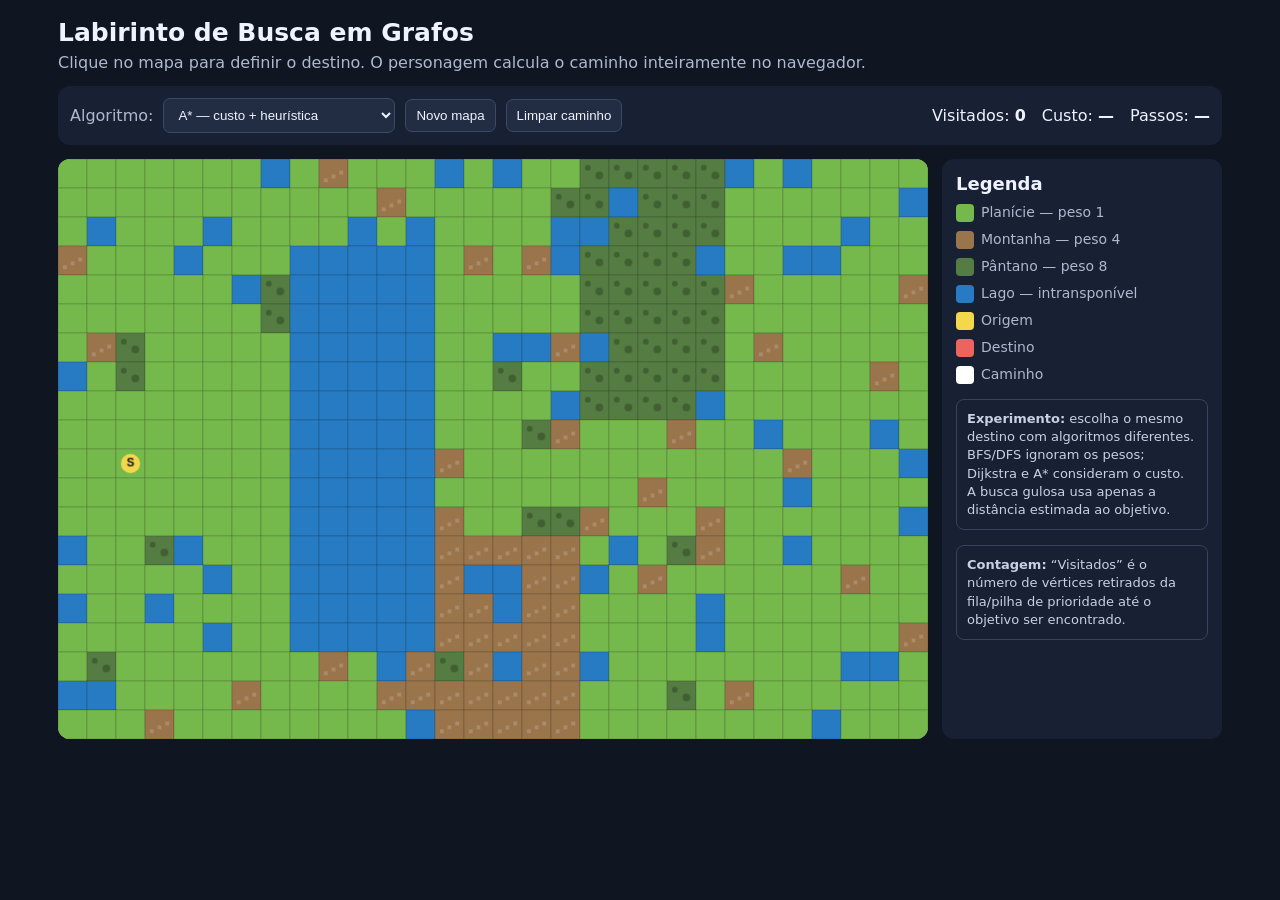
<file: professor/etapa-02-grafos/Jogo_Busca_Grafo.html>
<!doctype html>
<html lang="pt-BR">
<head>
<meta charset="utf-8">
<meta name="viewport" content="width=device-width,initial-scale=1">
<title>UNIFEI - Busca em Grafos</title>
<link rel="icon" type="image/x-icon" href="https://transparencia.unifei.edu.br/wp-content/uploads/2023/09/cropped-simbolo_RGB-32x32.png" />
<style>
  :root { --bg:#101522; --panel:#182033; --text:#eef3ff; --muted:#aeb9cf; }
  * { box-sizing:border-box; }
  body { margin:0; background:var(--bg); color:var(--text); font-family:system-ui,-apple-system,Segoe UI,sans-serif; }
  .wrap { max-width:1200px; margin:auto; padding:18px; }
  h1 { margin:0 0 6px; font-size:25px; }
  p { color:var(--muted); margin:5px 0 14px; }
  .bar { display:flex; flex-wrap:wrap; gap:10px; align-items:center; background:var(--panel); padding:12px; border-radius:12px; }
  label { color:var(--muted); }
  select,button { background:#222d44; color:var(--text); border:1px solid #3a4967; border-radius:7px; padding:8px 10px; }
  button { cursor:pointer; }
  button:hover { background:#2b3955; }
  .stats { margin-left:auto; display:flex; gap:16px; font-variant-numeric:tabular-nums; }
  .game { display:grid; grid-template-columns:minmax(500px,1fr) 280px; gap:14px; margin-top:14px; }
  canvas { width:100%; height:auto; display:block; background:#d8c89a; border-radius:12px; cursor:crosshair; }
  .side { background:var(--panel); border-radius:12px; padding:14px; }
  .side h2 { margin:0 0 10px; font-size:18px; }
  .legend { display:grid; gap:9px; color:var(--muted); font-size:14px; }
  .sw { display:inline-block; width:18px; height:18px; border-radius:4px; vertical-align:middle; margin-right:7px; }
  .hint { margin-top:15px; padding:10px; border:1px solid #35445f; border-radius:8px; color:#c7d1e5; font-size:13px; line-height:1.4; }
  @media(max-width:850px){ .game{grid-template-columns:1fr}.stats{margin-left:0} }
</style>
</head>
<body>
<div class="wrap">
  <h1>Labirinto de Busca em Grafos</h1>
  <p>Clique no mapa para definir o destino. O personagem calcula o caminho inteiramente no navegador.</p>
  <div class="bar">
    <label for="algo">Algoritmo:</label>
    <select id="algo">
      <option value="bfs">BFS — Busca em Largura</option>
      <option value="dfs">DFS — Busca em Profundidade</option>
      <option value="dijkstra">Dijkstra — menor custo</option>
      <option value="greedy">Greedy Best-First</option>
      <option value="astar" selected>A* — custo + heurística</option>
    </select>
    <button id="newmap">Novo mapa</button>
    <button id="clear">Limpar caminho</button>
    <div class="stats">
      <span>Visitados: <b id="visited">0</b></span>
      <span>Custo: <b id="cost">—</b></span>
      <span>Passos: <b id="steps">—</b></span>
    </div>
  </div>

  <div class="game">
    <canvas id="map" width="900" height="600"></canvas>
    <aside class="side">
      <h2>Legenda</h2>
      <div class="legend">
        <div><span class="sw" style="background:#75b84c"></span>Planície — peso 1</div>
        <div><span class="sw" style="background:#9a754c"></span>Montanha — peso 4</div>
        <div><span class="sw" style="background:#557d43"></span>Pântano — peso 8</div>
        <div><span class="sw" style="background:#267bc2"></span>Lago — intransponível</div>
        <div><span class="sw" style="background:#f3d84b"></span>Origem</div>
        <div><span class="sw" style="background:#ed635d"></span>Destino</div>
        <div><span class="sw" style="background:#ffffff"></span>Caminho</div>
      </div>
      <div class="hint">
        <b>Experimento:</b> escolha o mesmo destino com algoritmos diferentes.
        BFS/DFS ignoram os pesos; Dijkstra e A* consideram o custo.
        A busca gulosa usa apenas a distância estimada ao objetivo.
      </div>
      <div class="hint">
        <b>Contagem:</b> “Visitados” é o número de vértices retirados da fila/pilha de prioridade até o objetivo ser encontrado.
      </div>
    </aside>
  </div>
</div>

<script>
const canvas = document.getElementById('map'), ctx = canvas.getContext('2d');
const algoEl = document.getElementById('algo');
const visitedEl = document.getElementById('visited'), costEl = document.getElementById('cost'), stepsEl = document.getElementById('steps');

const COLS=30, ROWS=20, CELL=30;
let grid=[], start={x:2,y:10}, goal=null, path=[], explored=[], running=false;

const terrain = [
  {name:'plain', weight:1, color:'#75b84c'},
  {name:'mountain', weight:4, color:'#9a754c'},
  {name:'swamp', weight:8, color:'#557d43'},
  {name:'lake', weight:Infinity, color:'#267bc2'}
];

function rnd(a,b){return Math.random()*(b-a)+a}
function key(x,y){return y*COLS+x}
function inBounds(x,y){return x>=0&&x<COLS&&y>=0&&y<ROWS}
function neighbors(n){
  const out=[];
  for(const [dx,dy] of [[1,0],[-1,0],[0,1],[0,-1]]){
    const x=n.x+dx,y=n.y+dy;
    if(inBounds(x,y)&&grid[y][x]!==3) out.push({x,y});
  }
  return out;
}
function makeMap(){
  grid=Array.from({length:ROWS},()=>Array(COLS).fill(0));
  // Deterministic-ish terrain bands plus randomness for a readable educational map.
  for(let y=0;y<ROWS;y++) for(let x=0;x<COLS;x++){
    let r=Math.random();
    let t=0;
    if((x>7&&x<13&&y>2&&y<17) || r<.11) t=3;
    else if((x>17&&x<23&&y<9) || r<.13) t=2;
    else if((x>11&&x<18&&y>12) || r<.18) t=1;
    grid[y][x]=t;
  }
  // Ensure a broad traversable corridor and start area.
  for(let x=0;x<8;x++) for(let y=8;y<13;y++) grid[y][x]=0;
  grid[start.y][start.x]=0;
  goal=null; path=[]; explored=[]; resetStats(); draw();
}
function resetStats(){visitedEl.textContent='0';costEl.textContent='—';stepsEl.textContent='—'}
function draw(){
  ctx.clearRect(0,0,canvas.width,canvas.height);
  for(let y=0;y<ROWS;y++) for(let x=0;x<COLS;x++){
    const t=terrain[grid[y][x]];
    ctx.fillStyle=t.color; ctx.fillRect(x*CELL,y*CELL,CELL,CELL);
    ctx.strokeStyle='rgba(0,0,0,.16)'; ctx.strokeRect(x*CELL,y*CELL,CELL,CELL);
    if(grid[y][x]===1){ctx.fillStyle='rgba(255,255,255,.16)'; for(let i=0;i<3;i++) ctx.fillRect(x*CELL+5+i*8,y*CELL+20-i*4,4,4)}
    if(grid[y][x]===2){ctx.fillStyle='rgba(20,30,10,.3)'; ctx.beginPath();ctx.arc(x*CELL+8,y*CELL+9,3,0,7);ctx.arc(x*CELL+20,y*CELL+17,4,0,7);ctx.fill()}
  }
  for(const n of explored){ctx.fillStyle='rgba(255,230,100,.22)';ctx.fillRect(n.x*CELL+3,n.y*CELL+3,CELL-6,CELL-6)}
  for(const n of path){ctx.fillStyle='rgba(255,255,255,.82)';ctx.beginPath();ctx.arc(n.x*CELL+15,n.y*CELL+15,5,0,Math.PI*2);ctx.fill()}
  drawMarker(start,'#f3d84b','S'); if(goal) drawMarker(goal,'#ed635d','G');
}
function drawMarker(n,c,label){
  ctx.fillStyle=c;ctx.beginPath();ctx.arc(n.x*CELL+15,n.y*CELL+15,10,0,7);ctx.fill();
  ctx.fillStyle='#111';ctx.font='bold 12px sans-serif';ctx.textAlign='center';ctx.textBaseline='middle';ctx.fillText(label,n.x*CELL+15,n.y*CELL+15);
}
function heuristic(a,b){return Math.abs(a.x-b.x)+Math.abs(a.y-b.y)}
function terrainCost(n){return terrain[grid[n.y][n.x]].weight}

function reconstruct(parent, target){
  const p=[]; let k=key(target.x,target.y);
  while(k!==undefined){const n=parent.get(k); const [y,x]=[Math.floor(k/COLS),k%COLS]; p.push({x,y}); if(k===key(start.x,start.y))break; k=n;}
  p.reverse(); return p;
}
function search(){
  if(!goal || running) return;
  running=true; path=[]; explored=[]; resetStats();
  const mode=algoEl.value, s=start, g=goal;
  const parent=new Map(), dist=new Map([[key(s.x,s.y),0]]);
  const seen=new Set([key(s.x,s.y)]);
  let frontier=[];
  if(mode==='bfs'||mode==='dfs') frontier=[{x:s.x,y:s.y}];
  else frontier=[{x:s.x,y:s.y,score:0}];
  let visited=0, found=false, targetNode=null;

  function push(n,score=0){frontier.push({x:n.x,y:n.y,score})}
  function pop(){
    if(mode==='dfs') return frontier.pop();
    if(mode==='bfs') return frontier.shift();
    let bi=0; for(let i=1;i<frontier.length;i++) if(frontier[i].score<frontier[bi].score) bi=i;
    return frontier.splice(bi,1)[0];
  }
  function tick(){
    if(frontier.length===0){finish();return}
    const cur=pop(), ck=key(cur.x,cur.y);
    if(explored.some(n=>key(n.x,n.y)===ck)){requestAnimationFrame(tick);return}
    explored.push({x:cur.x,y:cur.y}); visited++;
    if(ck===key(g.x,g.y)){targetNode=cur; found=true; finish();return}
    for(const nb of neighbors(cur)){
      const nk=key(nb.x,nb.y);
      const newCost=(dist.get(ck)||0)+terrainCost(nb);
      if(mode==='bfs'||mode==='dfs'){
        if(seen.has(nk)) continue;
        seen.add(nk); parent.set(nk,ck); push(nb);
      } else if(mode==='dijkstra'){
        if(newCost < (dist.get(nk)??Infinity)){
          dist.set(nk,newCost); parent.set(nk,ck); push(nb,newCost);
        }
      } else if(mode==='greedy'){
        if(seen.has(nk)) continue;
        seen.add(nk); parent.set(nk,ck); push(nb,heuristic(nb,g));
      } else if(mode==='astar'){
        if(newCost < (dist.get(nk)??Infinity)){
          dist.set(nk,newCost); parent.set(nk,ck); push(nb,newCost+heuristic(nb,g));
        }
      }
    }
    visitedEl.textContent=visited; draw();
    requestAnimationFrame(tick);
  }
  function finish(){
    if(found){
      path=reconstruct(parent,targetNode);
      stepsEl.textContent=path.length-1;
      let c=0; for(let i=1;i<path.length;i++) c+=terrainCost(path[i]);
      costEl.textContent=c;
    } else { stepsEl.textContent='sem caminho'; costEl.textContent='—'; }
    visitedEl.textContent=visited; running=false; draw();
  }
  requestAnimationFrame(tick);
}

canvas.addEventListener('click',e=>{
  if(running)return;
  const r=canvas.getBoundingClientRect();
  const x=Math.floor((e.clientX-r.left)*(canvas.width/r.width)/CELL);
  const y=Math.floor((e.clientY-r.top)*(canvas.height/r.height)/CELL);
  if(!inBounds(x,y)||grid[y][x]===3||key(x,y)===key(start.x,start.y))return;
  goal={x,y}; path=[]; explored=[]; resetStats(); draw(); search();
});
algoEl.addEventListener('change',()=>{if(goal&&!running){path=[];explored=[];resetStats();draw();search()}});
document.getElementById('newmap').onclick=()=>{if(!running)makeMap()};
document.getElementById('clear').onclick=()=>{if(!running){goal=null;path=[];explored=[];resetStats();draw()}};
makeMap();
</script>
</body>
</html>
</file>
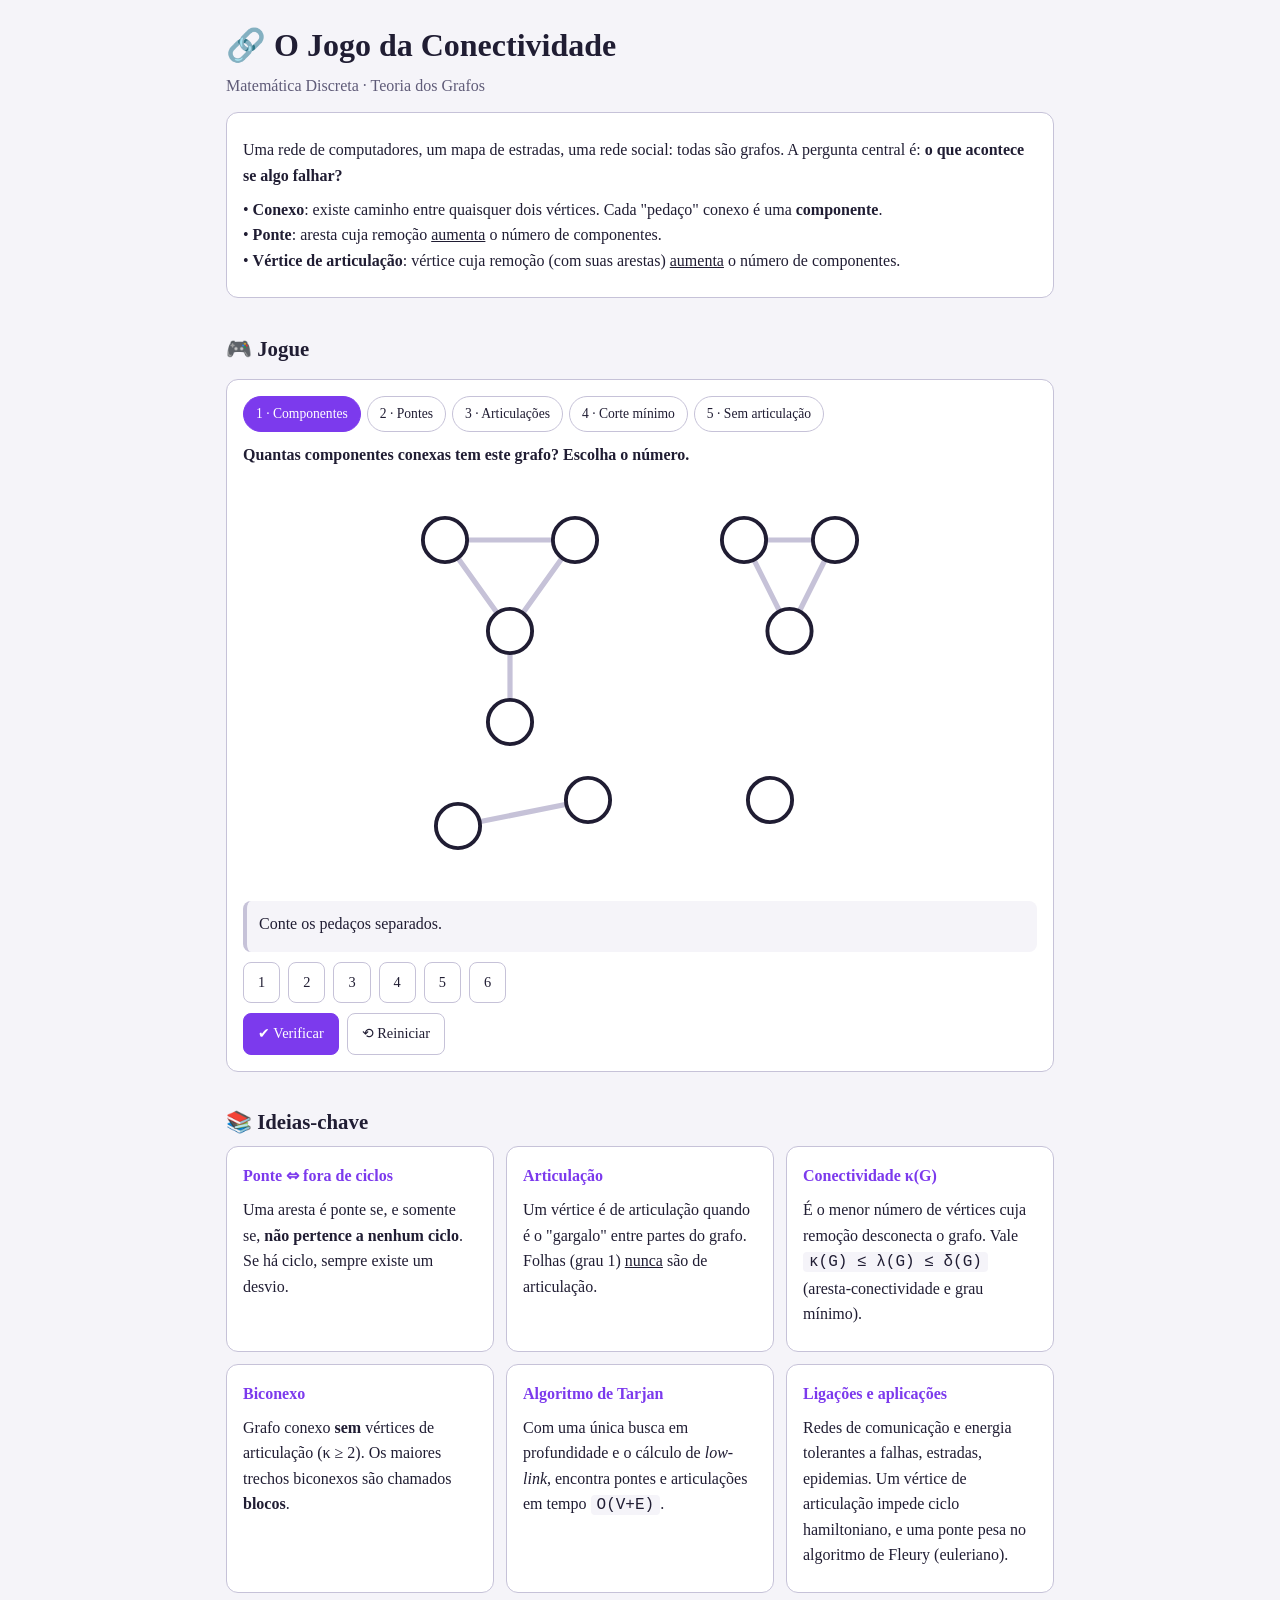
<file: professor/etapa-02-grafos/Jogo_conectividade.html>
<!DOCTYPE html>
<html lang="pt-BR">
<head>
<meta charset="utf-8">
<meta name="viewport" content="width=device-width, initial-scale=1, viewport-fit=cover">
<title>Jogo da Conectividade</title>
<style>
:root{--bg:#f5f4f9;--card:#fff;--tx:#201d33;--mut:#5f5b78;--ac:#7c3aed;--ln:#c6c2d8;--ok:#15803d;--bad:#dc2626;
--c0:#0d9488;--c1:#ea580c;--c2:#2563eb;--c3:#c026d3;--c4:#65a30d;
box-sizing:border-box;padding-top:env(safe-area-inset-top,0px);padding-bottom:env(safe-area-inset-bottom,0px)}
@media (prefers-color-scheme:dark){:root:not([data-theme="light"]){--bg:#15131f;--card:#201d30;--tx:#ebe9f5;--mut:#a29fbb;--ac:#a78bfa;--ln:#4b4766;--ok:#4ade80;--bad:#f87171;--c0:#2dd4bf;--c1:#fb923c;--c2:#60a5fa;--c3:#e879f9;--c4:#a3e635}}
:root[data-theme="dark"]{--bg:#15131f;--card:#201d30;--tx:#ebe9f5;--mut:#a29fbb;--ac:#a78bfa;--ln:#4b4766;--ok:#4ade80;--bad:#f87171;--c0:#2dd4bf;--c1:#fb923c;--c2:#60a5fa;--c3:#e879f9;--c4:#a3e635}
html{scroll-padding-top:env(safe-area-inset-top,0px)}
*{box-sizing:border-box}
body{margin:0;background:var(--bg);color:var(--tx);font:16px/1.6 Georgia,"Times New Roman",serif}
main{max-width:860px;margin:0 auto;padding:20px 16px 48px}
h1{font-size:2rem;margin:.2em 0;line-height:1.2}
h2{font-size:1.3rem;margin:1.6em 0 .4em}
p{margin:.5em 0}
.sub{color:var(--mut)}
.card{background:var(--card);border:1px solid var(--ln);border-radius:12px;padding:16px;margin:14px 0}
.tabs{display:flex;gap:6px;flex-wrap:wrap;margin-bottom:10px}
button{font:inherit;cursor:pointer}
.tabs button{font-size:.85rem;padding:6px 12px;border-radius:999px;border:1px solid var(--ln);background:transparent;color:var(--tx)}
.tabs button.on{background:var(--ac);border-color:var(--ac);color:#fff}
.tabs button.done::after{content:" ✓"}
svg{width:100%;max-width:520px;height:auto;display:block;margin:0 auto;touch-action:manipulation}
.e{fill:none;stroke:var(--ln);stroke-width:4;stroke-linecap:round}
.e.s{stroke:var(--ac);stroke-width:7}
.e.b{stroke:var(--bad);stroke-width:7}
.e.x{stroke-dasharray:3 8;opacity:.5}
.hit{fill:none;stroke:transparent;stroke-width:26}
.n{fill:var(--card);stroke:var(--tx);stroke-width:3}
.n.s{stroke:var(--ac);stroke-width:6}
.n.b{stroke:var(--bad);stroke-width:6}
.n.x{opacity:.25;stroke-dasharray:4 4}
.nt{font:bold 13px system-ui,sans-serif;fill:var(--tx);text-anchor:middle;dominant-baseline:central;pointer-events:none}
.nt.w{fill:#fff}
.bar{display:flex;gap:8px;flex-wrap:wrap;margin-top:10px}
.bar button{font-size:.9rem;padding:8px 14px;border-radius:8px;border:1px solid var(--ln);background:var(--card);color:var(--tx)}
.bar button.p{background:var(--ac);color:#fff;border-color:var(--ac)}
#msg{min-height:3.2em;margin-top:10px;padding:10px 12px;border-radius:8px;background:var(--bg);border-left:4px solid var(--ln)}
#msg.ok{border-color:var(--ok)}#msg.bad{border-color:var(--bad)}
.goal{font-weight:bold}
.grid{display:grid;grid-template-columns:repeat(auto-fit,minmax(240px,1fr));gap:12px}
.grid .card{margin:0}
.grid h3{margin:0 0 4px;font-size:1rem;color:var(--ac)}
.f{font-family:"Courier New",monospace;background:var(--bg);padding:1px 6px;border-radius:4px}
</style>
</head>
<body>
<main>
<h1>🔗 O Jogo da Conectividade</h1>
<p class="sub">Matemática Discreta · Teoria dos Grafos</p>

<div class="card">
<p>Uma rede de computadores, um mapa de estradas, uma rede social: todas são grafos. A pergunta central é: <b>o que acontece se algo falhar?</b></p>
<p>• <b>Conexo</b>: existe caminho entre quaisquer dois vértices. Cada "pedaço" conexo é uma <b>componente</b>.<br>
• <b>Ponte</b>: aresta cuja remoção <u>aumenta</u> o número de componentes.<br>
• <b>Vértice de articulação</b>: vértice cuja remoção (com suas arestas) <u>aumenta</u> o número de componentes.</p>
</div>

<h2>🎮 Jogue</h2>
<div class="card">
<div class="tabs" id="tabs"></div>
<p class="goal" id="goal"></p>
<svg id="svg" viewBox="0 0 400 320" role="img" aria-label="Grafo do nível"></svg>
<div id="msg"></div>
<div class="bar" id="ans"></div>
<div class="bar">
<button id="check" class="p">✔ Verificar</button>
<button id="reset">⟲ Reiniciar</button>
<button id="next" class="p" style="display:none">Próximo nível →</button>
</div>
</div>

<h2>📚 Ideias-chave</h2>
<div class="grid">
<div class="card"><h3>Ponte ⇔ fora de ciclos</h3><p>Uma aresta é ponte se, e somente se, <b>não pertence a nenhum ciclo</b>. Se há ciclo, sempre existe um desvio.</p></div>
<div class="card"><h3>Articulação</h3><p>Um vértice é de articulação quando é o "gargalo" entre partes do grafo. Folhas (grau 1) <u>nunca</u> são de articulação.</p></div>
<div class="card"><h3>Conectividade κ(G)</h3><p>É o menor número de vértices cuja remoção desconecta o grafo. Vale <span class="f">κ(G) ≤ λ(G) ≤ δ(G)</span> (aresta-conectividade e grau mínimo).</p></div>
<div class="card"><h3>Biconexo</h3><p>Grafo conexo <b>sem</b> vértices de articulação (κ ≥ 2). Os maiores trechos biconexos são chamados <b>blocos</b>.</p></div>
<div class="card"><h3>Algoritmo de Tarjan</h3><p>Com uma única busca em profundidade e o cálculo de <i>low-link</i>, encontra pontes e articulações em tempo <span class="f">O(V+E)</span>.</p></div>
<div class="card"><h3>Ligações e aplicações</h3><p>Redes de comunicação e energia tolerantes a falhas, estradas, epidemias. Um vértice de articulação impede ciclo hamiltoniano, e uma ponte pesa no algoritmo de Fleury (euleriano).</p></div>
</div>
</main>

<script>
const ring=(n,r,cx=200,cy=160,off=-90)=>Array.from({length:n},(_,i)=>{const a=(off+360*i/n)*Math.PI/180;return[cx+r*Math.cos(a),cy+r*Math.sin(a)]});
const L=[
{t:"1 · Componentes",mode:"count",goal:"Quantas componentes conexas tem este grafo? Escolha o número.",
 p:[[50,50],[150,50],[100,120],[100,190],[280,50],[350,50],[315,120],[300,250],[60,270],[160,250]],
 e:[[0,1],[1,2],[0,2],[2,3],[4,5],[5,6],[4,6],[8,9]],
 win:"Correto! São 4: um bloco com 4 vértices, um triângulo, uma dupla e um vértice isolado (que também conta como componente)."},
{t:"2 · Pontes",mode:"bridge",goal:"Toque em TODAS as arestas que são pontes e clique em Verificar.",
 p:[[60,60],[60,200],[150,130],[230,130],[320,60],[320,170],[340,240],[260,290]],
 e:[[0,1],[1,2],[0,2],[3,4],[4,5],[3,5],[2,3],[5,6],[6,7]],
 win:"Isso! As pontes são as 3 arestas que não estão em nenhum ciclo: as duas do rabo final e a que liga os triângulos."},
{t:"3 · Articulações",mode:"art",goal:"Toque em TODOS os vértices de articulação e clique em Verificar.",
 p:[[40,50],[140,50],[140,150],[40,150],[130,250],[230,290],[250,200],[350,130]],
 e:[[0,1],[1,2],[2,3],[3,0],[3,4],[4,5],[5,6],[6,4],[6,7]],
 win:"Correto! D, E e G são gargalos. Note que os vértices do quadrado A, B, C não são: sempre há um desvio pelo ciclo."},
{t:"4 · Corte mínimo",mode:"remove",goal:"Remova vértices (toque) até DESCONECTAR o grafo, usando o mínimo possível.",
 p:[[50,90],[70,220],[160,150],[250,80],[270,210],[360,270]],
 e:[[0,1],[1,2],[0,2],[2,3],[3,4],[2,4],[4,5]],
 win:"Só 1 vértice bastava: C ou E são articulações. Grafos com articulação têm κ = 1."},
{t:"5 · Sem articulação",mode:"remove",goal:"Este grafo não tem articulações. Desconecte-o com o mínimo de vértices removidos.",
 p:ring(6,110),e:[[0,1],[1,2],[2,3],[3,4],[4,5],[5,0],[0,3]],
 win:"Foram necessários 2: com nenhuma articulação, remover 1 vértice nunca desconecta. Aqui κ = 2 (grafo biconexo)."}
];
const $=id=>document.getElementById(id),svg=$("svg"),NS="http://www.w3.org/2000/svg",lab=i=>String.fromCharCode(65+i);
let cur=0,sel=new Set(),rem=new Set(),over=false,solved=new Set();
function comps(rem=new Set(),skip=-1){const l=L[cur],n=l.p.length,id=Array(n).fill(-1);let c=0;
 for(let s=0;s<n;s++){if(id[s]>=0||rem.has(s))continue;const st=[s];id[s]=c;
  while(st.length){const u=st.pop();l.e.forEach(([a,b],i)=>{if(i===skip)return;const v=a===u?b:b===u?a:-1;if(v>=0&&!rem.has(v)&&id[v]<0){id[v]=c;st.push(v)}})}c++}
 return{id,c}}
const bridges=()=>{const b=comps().c;return L[cur].e.map((_,i)=>i).filter(i=>comps(new Set(),i).c>b)};
const arts=()=>{const b=comps().c;return L[cur].p.map((_,i)=>i).filter(i=>comps(new Set([i])).c>b)};
function kappa(){const n=L[cur].p.length;let best=n;
 for(let m=0;m<(1<<n);m++){const r=new Set();for(let i=0;i<n;i++)if(m>>i&1)r.add(i);if(n-r.size>=2&&r.size<best&&comps(r).c>=2)best=r.size}return best}
function msg(t,c=""){const m=$("msg");m.textContent=t;m.className=c}
function load(i){cur=i;sel=new Set();rem=new Set();over=false;const l=L[i];$("goal").textContent=l.goal;
 $("next").style.display="none";$("check").style.display=l.mode==="remove"?"none":"";
 const a=$("ans");a.innerHTML="";
 if(l.mode==="count")for(let k=1;k<=6;k++){const b=document.createElement("button");b.textContent=k;b.onclick=()=>guess(k);a.appendChild(b)}
 msg(l.mode==="count"?"Conte os pedaços separados.":l.mode==="remove"?"Toque em um vértice para removê-lo (toque de novo para devolver).":"Faça sua seleção.");
 draw();tabs()}
function tabs(){$("tabs").innerHTML="";L.forEach((l,i)=>{const b=document.createElement("button");b.textContent=l.t;
 b.className=(i===cur?"on ":"")+(solved.has(i)?"done":"");b.onclick=()=>load(i);$("tabs").appendChild(b)})}
function el(n,a){const e=document.createElementNS(NS,n);for(const k in a)e.setAttribute(k,a[k]);svg.appendChild(e);return e}
function draw(){svg.innerHTML="";const l=L[cur],m=l.mode,colored=m==="count"||m==="remove",cc=colored?comps(rem):null;
 const tb=over&&m==="bridge"?new Set(bridges()):null,ta=over&&m==="art"?new Set(arts()):null;
 l.e.forEach(([u,v],i)=>{const a=l.p[u],b=l.p[v],x=rem.has(u)||rem.has(v);
  el("line",{class:"e"+(x?" x":"")+(sel.has(i)&&m==="bridge"?" s":"")+(tb&&tb.has(i)?" b":""),x1:a[0],y1:a[1],x2:b[0],y2:b[1]});
  if(m==="bridge"&&!over){const h=el("line",{class:"hit",x1:a[0],y1:a[1],x2:b[0],y2:b[1]});h.style.cursor="pointer";h.onclick=()=>{sel.has(i)?sel.delete(i):sel.add(i);draw()}}});
 l.p.forEach((q,i)=>{const x=rem.has(i),col=colored&&!x?`var(--c${cc.id[i]%5})`:"var(--card)";
  const c=el("circle",{class:"n"+(x?" x":"")+(m==="art"&&sel.has(i)?" s":"")+(ta&&ta.has(i)?" b":""),cx:q[0],cy:q[1],r:17,fill:col});
  if(m==="art"&&!over||m==="remove"&&!over){c.style.cursor="pointer";c.onclick=()=>vert(i)}
  el("text",{class:"nt"+(colored&&!x?" w":""),x:q[0],y:q[1]}).textContent=lab(i)})}
function vert(i){if(L[cur].mode==="art"){sel.has(i)?sel.delete(i):sel.add(i);draw();return}
 rem.has(i)?rem.delete(i):rem.add(i);const n=L[cur].p.length,c=comps(rem).c,k=kappa();draw();
 if(n-rem.size<2){msg("Restaram menos de 2 vértices: assim não há o que desconectar. Devolva alguns.","bad");return}
 if(c>=2){if(rem.size===k){over=true;solved.add(cur);msg("🎉 "+L[cur].win+" (Você removeu "+rem.size+".)","ok");if(cur<L.length-1)$("next").style.display="";tabs();draw()}
  else msg("Desconectou com "+rem.size+", mas dá para fazer com menos! Reinicie e procure um vértice-chave.","bad")}
 else msg(rem.size?"Ainda conexo ("+c+" componente). Removidos: "+rem.size+".":"Toque em um vértice para removê-lo.")}
function guess(k){if(over)return;const r=comps().c;
 if(k===r){over=true;solved.add(cur);msg("🎉 "+L[cur].win,"ok");if(cur<L.length-1)$("next").style.display="";tabs();draw()}
 else msg("Ainda não é "+k+". Siga as linhas e agrupe os vértices que se alcançam.","bad")}
$("check").onclick=()=>{if(over)return;const l=L[cur],ans=new Set(l.mode==="bridge"?bridges():arts());
 let ok=0,bad=0;sel.forEach(x=>ans.has(x)?ok++:bad++);const miss=ans.size-ok;
 if(!sel.size){msg("Selecione ao menos um elemento.","bad");return}
 if(!bad&&!miss){over=true;solved.add(cur);msg("🎉 "+l.win,"ok");if(cur<L.length-1)$("next").style.display="";tabs();draw()}
 else msg("Corretas: "+ok+" · Erradas: "+bad+" · Faltando: "+miss+". Dica: remova mentalmente o elemento e veja se o grafo se parte.","bad")};
$("reset").onclick=()=>load(cur);
$("next").onclick=()=>load(cur+1);
load(0);
</script>
</body>
</html>
</file>
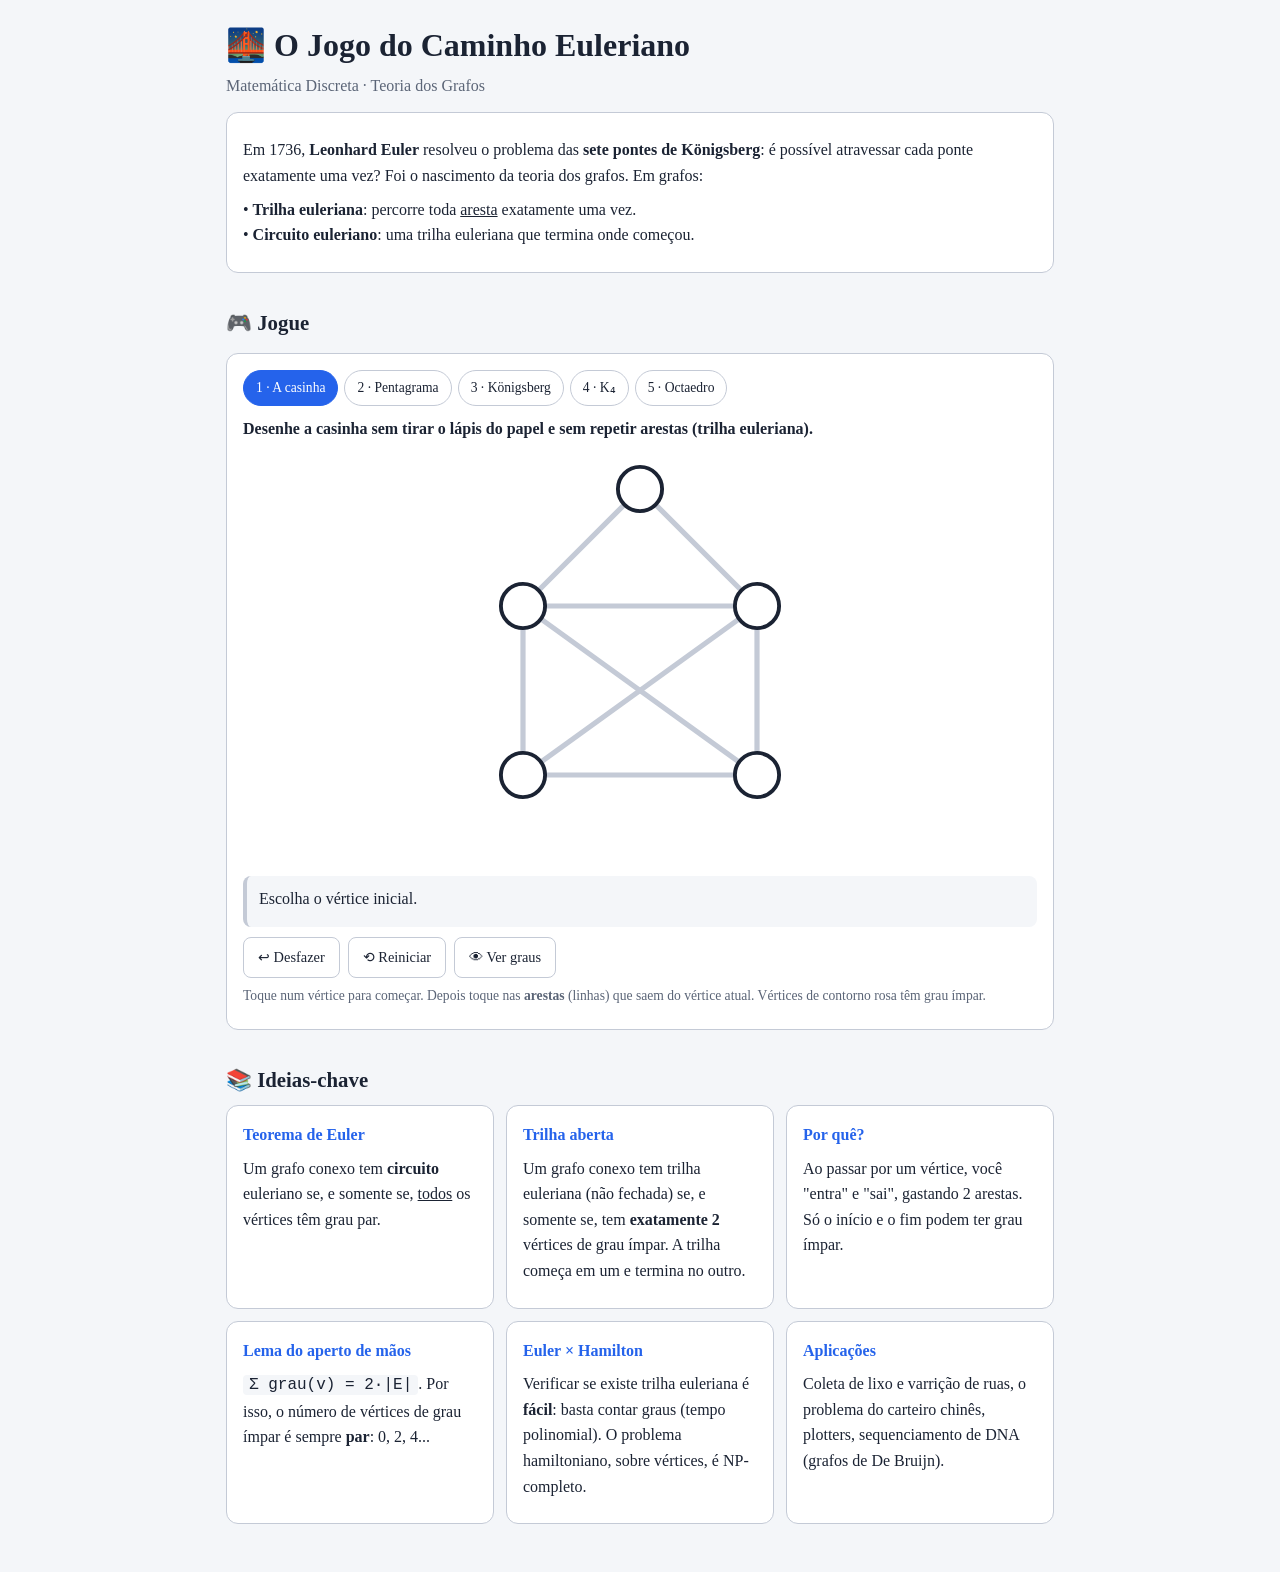
<file: professor/etapa-02-grafos/Jogo_euleriano.html>
<!DOCTYPE html>
<html lang="pt-BR">
<head>
<meta charset="utf-8">
<meta name="viewport" content="width=device-width, initial-scale=1, viewport-fit=cover">
<title>Jogo Euleriano</title>
<style>
:root{--bg:#f4f6f9;--card:#fff;--tx:#1b2333;--mut:#5b6577;--ac:#2563eb;--ac2:#be185d;--ln:#c4cad6;--ok:#15803d;--bad:#b91c1c;
box-sizing:border-box;padding-top:env(safe-area-inset-top,0px);padding-bottom:env(safe-area-inset-bottom,0px)}
@media (prefers-color-scheme:dark){:root:not([data-theme="light"]){--bg:#111622;--card:#1a2132;--tx:#e8ebf3;--mut:#9aa4b8;--ac:#60a5fa;--ac2:#f472b6;--ln:#485270;--ok:#4ade80;--bad:#f87171}}
:root[data-theme="dark"]{--bg:#111622;--card:#1a2132;--tx:#e8ebf3;--mut:#9aa4b8;--ac:#60a5fa;--ac2:#f472b6;--ln:#485270;--ok:#4ade80;--bad:#f87171}
html{scroll-padding-top:env(safe-area-inset-top,0px)}
*{box-sizing:border-box}
body{margin:0;background:var(--bg);color:var(--tx);font:16px/1.6 Georgia,"Times New Roman",serif}
main{max-width:860px;margin:0 auto;padding:20px 16px 48px}
h1{font-size:2rem;margin:.2em 0;line-height:1.2}
h2{font-size:1.3rem;margin:1.6em 0 .4em}
p{margin:.5em 0}
.sub{color:var(--mut)}
.card{background:var(--card);border:1px solid var(--ln);border-radius:12px;padding:16px;margin:14px 0}
.tabs{display:flex;gap:6px;flex-wrap:wrap;margin-bottom:10px}
.tabs button{font:inherit;font-size:.85rem;padding:6px 12px;border-radius:999px;border:1px solid var(--ln);background:transparent;color:var(--tx);cursor:pointer}
.tabs button.on{background:var(--ac);border-color:var(--ac);color:#fff}
.tabs button.done::after{content:" ✓"}
svg{width:100%;max-width:520px;height:auto;display:block;margin:0 auto;touch-action:manipulation}
.e{fill:none;stroke:var(--ln);stroke-width:4;stroke-linecap:round}
.eu{fill:none;stroke:var(--ac);stroke-width:7;stroke-linecap:round}
.hit{fill:none;stroke:transparent;stroke-width:26;cursor:pointer}
.n{fill:var(--card);stroke:var(--tx);stroke-width:3;cursor:pointer}
.n.odd{stroke:var(--ac2)}
.n.cur{fill:var(--ac);stroke:var(--ac)}
.n.st{stroke:var(--ok);stroke-width:5}
.nt{font:bold 13px system-ui,sans-serif;fill:var(--tx);text-anchor:middle;dominant-baseline:central;pointer-events:none}
.nt.cur{fill:#fff}
.on-num{font:bold 11px system-ui,sans-serif;fill:#fff;text-anchor:middle;dominant-baseline:central;pointer-events:none}
.bar{display:flex;gap:8px;flex-wrap:wrap;margin-top:10px}
.bar button{font:inherit;font-size:.9rem;padding:8px 14px;border-radius:8px;border:1px solid var(--ln);background:var(--card);color:var(--tx);cursor:pointer}
.bar button.p{background:var(--ac);color:#fff;border-color:var(--ac)}
#msg{min-height:3.2em;margin-top:10px;padding:10px 12px;border-radius:8px;background:var(--bg);border-left:4px solid var(--ln)}
#msg.ok{border-color:var(--ok)}#msg.bad{border-color:var(--bad)}
.goal{font-weight:bold}
.grid{display:grid;grid-template-columns:repeat(auto-fit,minmax(240px,1fr));gap:12px}
.grid .card{margin:0}
.grid h3{margin:0 0 4px;font-size:1rem;color:var(--ac)}
.f{font-family:"Courier New",monospace;background:var(--bg);padding:1px 6px;border-radius:4px}
</style>
</head>
<body>
<main>
<h1>🌉 O Jogo do Caminho Euleriano</h1>
<p class="sub">Matemática Discreta · Teoria dos Grafos</p>

<div class="card">
<p>Em 1736, <b>Leonhard Euler</b> resolveu o problema das <b>sete pontes de Königsberg</b>: é possível atravessar cada ponte exatamente uma vez? Foi o nascimento da teoria dos grafos. Em grafos:</p>
<p>• <b>Trilha euleriana</b>: percorre toda <u>aresta</u> exatamente uma vez.<br>
• <b>Circuito euleriano</b>: uma trilha euleriana que termina onde começou.</p>
</div>

<h2>🎮 Jogue</h2>
<div class="card">
<div class="tabs" id="tabs"></div>
<p class="goal" id="goal"></p>
<svg id="svg" viewBox="0 0 400 320" role="img" aria-label="Grafo do nível"></svg>
<div id="msg"></div>
<div class="bar">
<button id="undo">↩ Desfazer</button>
<button id="reset">⟲ Reiniciar</button>
<button id="deg">👁 Ver graus</button>
<button id="imp" style="display:none">🚫 Impossível!</button>
<button id="next" class="p" style="display:none">Próximo nível →</button>
</div>
<p class="sub" style="font-size:.85rem">Toque num vértice para começar. Depois toque nas <b>arestas</b> (linhas) que saem do vértice atual. Vértices de contorno rosa têm grau ímpar.</p>
</div>

<h2>📚 Ideias-chave</h2>
<div class="grid">
<div class="card"><h3>Teorema de Euler</h3><p>Um grafo conexo tem <b>circuito</b> euleriano se, e somente se, <u>todos</u> os vértices têm grau par.</p></div>
<div class="card"><h3>Trilha aberta</h3><p>Um grafo conexo tem trilha euleriana (não fechada) se, e somente se, tem <b>exatamente 2</b> vértices de grau ímpar. A trilha começa em um e termina no outro.</p></div>
<div class="card"><h3>Por quê?</h3><p>Ao passar por um vértice, você "entra" e "sai", gastando 2 arestas. Só o início e o fim podem ter grau ímpar.</p></div>
<div class="card"><h3>Lema do aperto de mãos</h3><p><span class="f">Σ grau(v) = 2·|E|</span>. Por isso, o número de vértices de grau ímpar é sempre <b>par</b>: 0, 2, 4...</p></div>
<div class="card"><h3>Euler × Hamilton</h3><p>Verificar se existe trilha euleriana é <b>fácil</b>: basta contar graus (tempo polinomial). O problema hamiltoniano, sobre vértices, é NP-completo.</p></div>
<div class="card"><h3>Aplicações</h3><p>Coleta de lixo e varrição de ruas, o problema do carteiro chinês, plotters, sequenciamento de DNA (grafos de De Bruijn).</p></div>
</div>
</main>

<script>
const ring=(n,r,cx=200,cy=160,off=-90)=>Array.from({length:n},(_,i)=>{const a=(off+360*i/n)*Math.PI/180;return[cx+r*Math.cos(a),cy+r*Math.sin(a)]});
const k5=[];for(let i=0;i<5;i++)for(let j=i+1;j<5;j++)k5.push([i,j]);
const oct=[ring(3,135),ring(3,60,200,160,90)];
const octE=[[0,1],[1,2],[2,0]];[[3,4],[4,5],[5,3]].forEach(e=>octE.push(e));
for(let i=0;i<3;i++)for(let k=0;k<3;k++)if(k!==i)octE.push([i+3,k]);
const L=[
{t:"1 · A casinha",mode:"path",goal:"Desenhe a casinha sem tirar o lápis do papel e sem repetir arestas (trilha euleriana).",
 p:[[110,250],[290,250],[290,120],[110,120],[200,30]],
 e:[[0,1],[1,2],[2,3],[3,0],[0,2],[1,3],[2,4],[3,4]],
 win:"Conseguiu! A casinha tem exatamente 2 vértices ímpares (os de baixo), então a trilha só podia começar em um e terminar no outro."},
{t:"2 · Pentagrama",mode:"circuit",goal:"Encontre um CIRCUITO euleriano: percorra todas as arestas e volte ao vértice inicial.",
 p:ring(5,125),e:k5,
 win:"Circuito fechado! O grafo K₅ tem todos os vértices com grau 4 (par), então qualquer início funciona."},
{t:"3 · Königsberg",mode:"none",goal:"As 7 pontes de Königsberg: dá para atravessar todas exatamente uma vez? Tente ou clique em “Impossível!”.",
 p:[[200,160],[200,40],[200,280],[340,160]],
 e:[[0,1,28],[0,1,-28],[0,2,28],[0,2,-28],[0,3],[1,3],[2,3]],
 win:"Foi assim que Euler provou: os 4 blocos de terra têm graus 5, 3, 3 e 3, todos ímpares. Para uma trilha, no máximo 2 poderiam ser ímpares."},
{t:"4 · K₄",mode:"none",goal:"Neste grafo completo com 4 vértices, existe alguma trilha euleriana?",
 p:ring(4,115,200,160,-135),e:[[0,1],[1,2],[2,3],[3,0],[0,2],[1,3]],
 win:"Não existe: os 4 vértices têm grau 3 (ímpar). Com 4 vértices ímpares, seriam necessários pelo menos 2 traços separados."},
{t:"5 · Octaedro",mode:"circuit",goal:"Desafio final: circuito euleriano no octaedro (12 arestas).",
 p:[...oct[0],...oct[1]],e:octE,
 win:"Excelente! Todos os 6 vértices têm grau 4. Dica de estratégia: nunca queime uma ponte (aresta de corte) se ainda houver outra saída. É a ideia do algoritmo de Fleury."}
];
const $=id=>document.getElementById(id),svg=$("svg"),NS="http://www.w3.org/2000/svg";
let cur=0,verts=[],used=[],over=false,showDeg=false,solved=new Set();
const deg=()=>{const d=L[cur].p.map(()=>0);L[cur].e.forEach(([u,v])=>{d[u]++;d[v]++});return d};
function msg(t,c=""){const m=$("msg");m.textContent=t;m.className=c}
function load(i){cur=i;verts=[];used=[];over=false;$("goal").textContent=L[i].goal;
 $("imp").style.display=L[i].mode==="none"?"":"none";$("next").style.display="none";
 msg("Escolha o vértice inicial.");draw();tabs()}
function tabs(){$("tabs").innerHTML="";L.forEach((l,i)=>{const b=document.createElement("button");b.textContent=l.t;
 b.className=(i===cur?"on ":"")+(solved.has(i)?"done":"");b.onclick=()=>load(i);$("tabs").appendChild(b)})}
function el(n,a){const e=document.createElementNS(NS,n);for(const k in a)e.setAttribute(k,a[k]);svg.appendChild(e);return e}
function geo(e){const l=L[cur],[u,v,c=0]=e,a=l.p[u],b=l.p[v],mx=(a[0]+b[0])/2,my=(a[1]+b[1])/2,dx=b[0]-a[0],dy=b[1]-a[1],d=Math.hypot(dx,dy)||1;
 const cx=mx-dy/d*c*2,cy=my+dx/d*c*2;return{d:`M${a[0]} ${a[1]} Q${cx} ${cy} ${b[0]} ${b[1]}`,m:[(a[0]+2*cx+b[0])/4,(a[1]+2*cy+b[1])/4]}}
function draw(){svg.innerHTML="";const l=L[cur],dg=deg(),at=verts[verts.length-1];
 l.e.forEach((e,i)=>{const g=geo(e),k=used.indexOf(i);el("path",{class:k>=0?"eu":"e",d:g.d});
  const h=el("path",{class:"hit",d:g.d});h.onclick=()=>edge(i)});
 used.forEach((i,k)=>{const m=geo(L[cur].e[i]).m;el("circle",{cx:m[0],cy:m[1],r:9,fill:"var(--ac)"});
  el("text",{class:"on-num",x:m[0],y:m[1]}).textContent=k+1});
 l.p.forEach((q,i)=>{const c=el("circle",{class:"n"+(showDeg&&dg[i]%2?" odd":"")+(i===at?" cur":"")+(i===verts[0]?" st":""),cx:q[0],cy:q[1],r:17});
  c.onclick=()=>vert(i);
  el("text",{class:"nt"+(i===at?" cur":""),x:q[0],y:q[1]}).textContent=showDeg?dg[i]:""})}
function vert(i){if(over||verts.length)return;verts=[i];msg("Começou! Agora percorra uma aresta que saia do vértice verde.");draw()}
function edge(i){if(over)return;if(!verts.length){msg("Primeiro escolha um vértice inicial.","bad");return}
 if(used.includes(i)){msg("Essa aresta já foi usada.","bad");return}
 const[u,v]=L[cur].e[i],at=verts[verts.length-1];
 if(at!==u&&at!==v){msg("Essa aresta não sai do vértice atual (o azul).","bad");return}
 used.push(i);verts.push(at===u?v:u);check();draw()}
function check(){const l=L[cur],n=l.e.length,at=verts[verts.length-1];
 if(used.length===n){
  if(l.mode==="circuit"&&at!==verts[0]){msg("Usou todas as arestas, mas não voltou ao início. Desfaça e tente outra ordem para fechar o circuito.","bad");return}
  over=true;solved.add(cur);msg((l.mode==="none"?"Achou uma trilha?! Releia os graus. ":"🎉 ")+l.win,"ok");
  if(cur<L.length-1)$("next").style.display="";tabs();return}
 const dg=used.filter(i=>L[cur].e[i].slice(0,2).includes(at)).length,tot=deg()[at];
 if(dg===tot)msg("Preso! Sem arestas livres neste vértice. Desfaça alguns passos.","bad");
 else msg(used.length+" de "+n+" arestas percorridas.")}
$("undo").onclick=()=>{over=false;$("next").style.display="none";if(used.length){used.pop();verts.pop()}else verts=[];msg("Passo desfeito.");draw()};
$("reset").onclick=()=>load(cur);
$("next").onclick=()=>load(cur+1);
$("deg").onclick=()=>{showDeg=!showDeg;draw()};
$("imp").onclick=()=>{if(over)return;over=true;solved.add(cur);showDeg=true;msg("🎉 "+L[cur].win,"ok");if(cur<L.length-1)$("next").style.display="";tabs();draw()};
load(0);
</script>
</body>
</html>
</file>
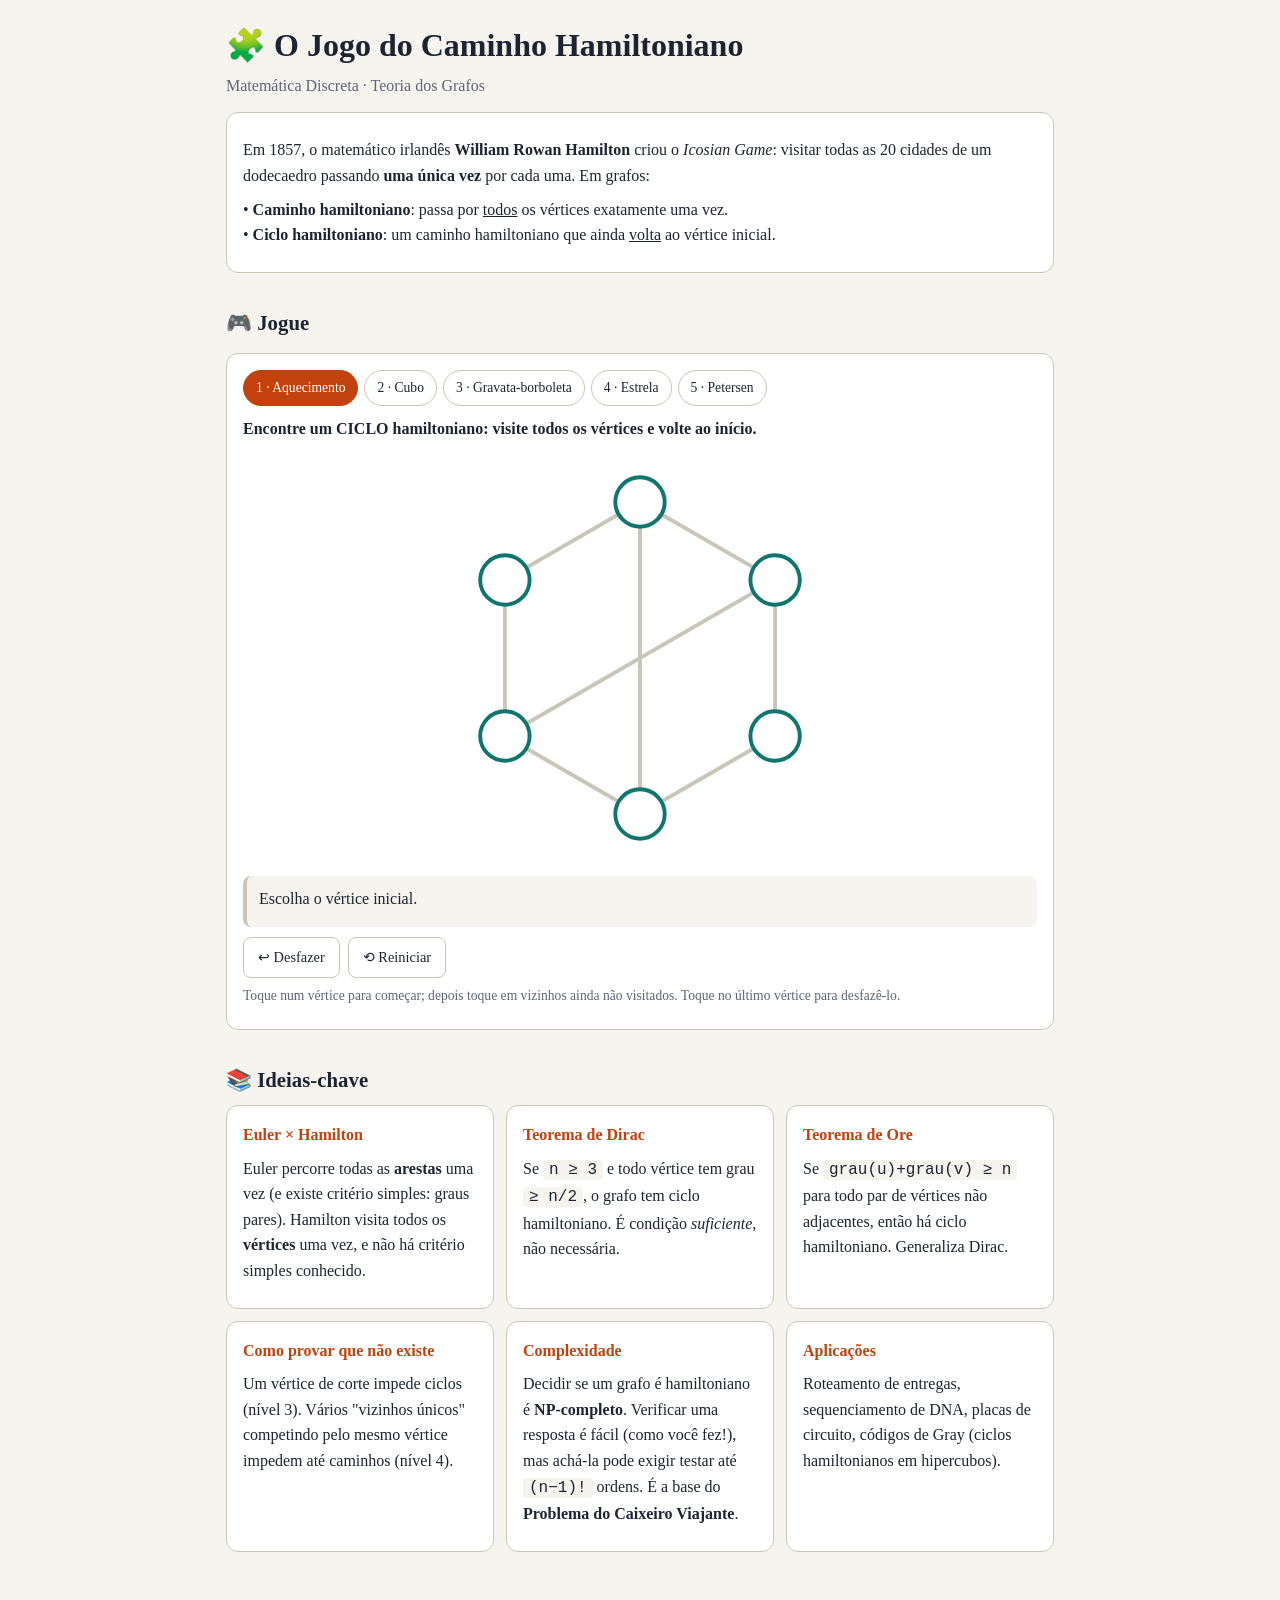
<file: professor/etapa-02-grafos/Jogo_halmitoniano.html>
<!DOCTYPE html>
<html lang="pt-BR">
<head>
<meta charset="utf-8">
<meta name="viewport" content="width=device-width, initial-scale=1, viewport-fit=cover">
<title>Jogo Hamiltoniano</title>
<style>
:root{--bg:#f6f4ee;--card:#fff;--tx:#1d2330;--mut:#5d6675;--ac:#c2410c;--ac2:#0f766e;--ln:#c9c5b8;--ok:#15803d;--bad:#b91c1c;
box-sizing:border-box;padding-top:env(safe-area-inset-top,0px);padding-bottom:env(safe-area-inset-bottom,0px)}
@media (prefers-color-scheme:dark){:root:not([data-theme="light"]){--bg:#14171f;--card:#1e232f;--tx:#e8eaf0;--mut:#9aa3b5;--ac:#fb923c;--ac2:#2dd4bf;--ln:#465066;--ok:#4ade80;--bad:#f87171}}
:root[data-theme="dark"]{--bg:#14171f;--card:#1e232f;--tx:#e8eaf0;--mut:#9aa3b5;--ac:#fb923c;--ac2:#2dd4bf;--ln:#465066;--ok:#4ade80;--bad:#f87171}
html{scroll-padding-top:env(safe-area-inset-top,0px)}
*{box-sizing:border-box}
body{margin:0;background:var(--bg);color:var(--tx);font:16px/1.6 Georgia,"Times New Roman",serif}
main{max-width:860px;margin:0 auto;padding:20px 16px 48px}
h1{font-size:2rem;margin:.2em 0;line-height:1.2}
h2{font-size:1.3rem;margin:1.6em 0 .4em}
p{margin:.5em 0}
.sub{color:var(--mut)}
.card{background:var(--card);border:1px solid var(--ln);border-radius:12px;padding:16px;margin:14px 0}
.tabs{display:flex;gap:6px;flex-wrap:wrap;margin-bottom:10px}
.tabs button{font:inherit;font-size:.85rem;padding:6px 12px;border-radius:999px;border:1px solid var(--ln);background:transparent;color:var(--tx);cursor:pointer}
.tabs button.on{background:var(--ac);border-color:var(--ac);color:#fff}
.tabs button.done::after{content:" ✓"}
svg{width:100%;max-width:520px;height:auto;display:block;margin:0 auto;touch-action:manipulation}
.e{stroke:var(--ln);stroke-width:3}
.ep{stroke:var(--ac);stroke-width:6;stroke-linecap:round}
.n{fill:var(--card);stroke:var(--ac2);stroke-width:3;cursor:pointer;transition:fill .15s}
.n.v{fill:var(--ac2)}
.n.h{fill:var(--ac);stroke:var(--ac)}
.nt{font:bold 14px system-ui,sans-serif;fill:var(--tx);text-anchor:middle;dominant-baseline:central;pointer-events:none}
.nt.v{fill:#fff}
.bar{display:flex;gap:8px;flex-wrap:wrap;margin-top:10px}
.bar button{font:inherit;font-size:.9rem;padding:8px 14px;border-radius:8px;border:1px solid var(--ln);background:var(--card);color:var(--tx);cursor:pointer}
.bar button.p{background:var(--ac2);color:#fff;border-color:var(--ac2)}
#msg{min-height:3.2em;margin-top:10px;padding:10px 12px;border-radius:8px;background:var(--bg);border-left:4px solid var(--ln)}
#msg.ok{border-color:var(--ok)}#msg.bad{border-color:var(--bad)}
.goal{font-weight:bold}
.grid{display:grid;grid-template-columns:repeat(auto-fit,minmax(240px,1fr));gap:12px}
.grid .card{margin:0}
.grid h3{margin:0 0 4px;font-size:1rem;color:var(--ac)}
.f{font-family:"Courier New",monospace;background:var(--bg);padding:1px 6px;border-radius:4px}
</style>
</head>
<body>
<main>
<h1>🧩 O Jogo do Caminho Hamiltoniano</h1>
<p class="sub">Matemática Discreta · Teoria dos Grafos</p>

<div class="card">
<p>Em 1857, o matemático irlandês <b>William Rowan Hamilton</b> criou o <i>Icosian Game</i>: visitar todas as 20 cidades de um dodecaedro passando <b>uma única vez</b> por cada uma. Em grafos:</p>
<p>• <b>Caminho hamiltoniano</b>: passa por <u>todos</u> os vértices exatamente uma vez.<br>
• <b>Ciclo hamiltoniano</b>: um caminho hamiltoniano que ainda <u>volta</u> ao vértice inicial.</p>
</div>

<h2>🎮 Jogue</h2>
<div class="card">
<div class="tabs" id="tabs"></div>
<p class="goal" id="goal"></p>
<svg id="svg" viewBox="0 0 400 320" role="img" aria-label="Grafo do nível"></svg>
<div id="msg"></div>
<div class="bar">
<button id="undo">↩ Desfazer</button>
<button id="reset">⟲ Reiniciar</button>
<button id="imp" style="display:none">🚫 Não existe!</button>
<button id="next" class="p" style="display:none">Próximo nível →</button>
</div>
<p class="sub" style="font-size:.85rem">Toque num vértice para começar; depois toque em vizinhos ainda não visitados. Toque no último vértice para desfazê-lo.</p>
</div>

<h2>📚 Ideias-chave</h2>
<div class="grid">
<div class="card"><h3>Euler × Hamilton</h3><p>Euler percorre todas as <b>arestas</b> uma vez (e existe critério simples: graus pares). Hamilton visita todos os <b>vértices</b> uma vez, e não há critério simples conhecido.</p></div>
<div class="card"><h3>Teorema de Dirac</h3><p>Se <span class="f">n ≥ 3</span> e todo vértice tem grau <span class="f">≥ n/2</span>, o grafo tem ciclo hamiltoniano. É condição <i>suficiente</i>, não necessária.</p></div>
<div class="card"><h3>Teorema de Ore</h3><p>Se <span class="f">grau(u)+grau(v) ≥ n</span> para todo par de vértices não adjacentes, então há ciclo hamiltoniano. Generaliza Dirac.</p></div>
<div class="card"><h3>Como provar que não existe</h3><p>Um vértice de corte impede ciclos (nível 3). Vários "vizinhos únicos" competindo pelo mesmo vértice impedem até caminhos (nível 4).</p></div>
<div class="card"><h3>Complexidade</h3><p>Decidir se um grafo é hamiltoniano é <b>NP-completo</b>. Verificar uma resposta é fácil (como você fez!), mas achá-la pode exigir testar até <span class="f">(n−1)!</span> ordens. É a base do <b>Problema do Caixeiro Viajante</b>.</p></div>
<div class="card"><h3>Aplicações</h3><p>Roteamento de entregas, sequenciamento de DNA, placas de circuito, códigos de Gray (ciclos hamiltonianos em hipercubos).</p></div>
</div>
</main>

<script>
const ring=(n,r,cx=200,cy=160,off=-90)=>Array.from({length:n},(_,i)=>{const a=(off+360*i/n)*Math.PI/180;return[cx+r*Math.cos(a),cy+r*Math.sin(a)]});
const pet=[...ring(5,130),...ring(5,60)];
const petE=[];for(let i=0;i<5;i++){petE.push([i,(i+1)%5],[i,i+5],[5+i,5+(i+2)%5])}
const L=[
{t:"1 · Aquecimento",mode:"cycle",goal:"Encontre um CICLO hamiltoniano: visite todos os vértices e volte ao início.",
 p:ring(6,120),e:[[0,1],[1,2],[2,3],[3,4],[4,5],[5,0],[0,3],[1,4]],
 win:"Ciclo encontrado! Com 6 vértices de grau ≥ 3 = n/2, o teorema de Dirac já garantia que ele existia."},
{t:"2 · Cubo",mode:"cycle",goal:"Encontre um CICLO hamiltoniano no cubo (hipercubo Q₃).",
 p:[[80,30],[320,30],[320,290],[80,290],[150,100],[250,100],[250,220],[150,220]],
 e:[[0,1],[1,2],[2,3],[3,0],[4,5],[5,6],[6,7],[7,4],[0,4],[1,5],[2,6],[3,7]],
 win:"Perfeito! Ciclos hamiltonianos em hipercubos são chamados de códigos de Gray: cada passo muda só um bit."},
{t:"3 · Gravata-borboleta",mode:"path",goal:"Encontre um CAMINHO hamiltoniano (não precisa voltar ao início).",
 p:[[60,80],[60,240],[200,160],[340,80],[340,240]],e:[[0,1],[1,2],[0,2],[2,3],[3,4],[2,4]],
 win:"Caminho encontrado! Mas ciclo é impossível: o vértice central é de corte, e teria de ser visitado duas vezes para voltar."},
{t:"4 · Estrela",mode:"none",goal:"Este grafo tem caminho hamiltoniano? Tente, ou clique em “Não existe!” se achar impossível.",
 p:[[200,160],[200,40],[80,250],[320,250]],e:[[0,1],[0,2],[0,3]],
 win:"Exato! Os 3 vértices-folha só se ligam ao centro. Num caminho, o centro tem no máximo 2 vizinhos, então um vértice sempre fica de fora."},
{t:"5 · Petersen",mode:"path",goal:"Grafo de Petersen: encontre um CAMINHO hamiltoniano nos 10 vértices.",
 p:pet,e:petE,
 win:"Conseguiu! Curiosidade: o grafo de Petersen tem caminho hamiltoniano, mas NÃO tem ciclo hamiltoniano, um famoso contraexemplo."}
];
let cur=0,path=[],solved=new Set(),over=false;
const $=id=>document.getElementById(id),svg=$("svg"),NS="http://www.w3.org/2000/svg";
const adj=()=>{const a=L[cur].p.map(()=>new Set());L[cur].e.forEach(([u,v])=>{a[u].add(v);a[v].add(u)});return a};
function msg(t,c=""){const m=$("msg");m.textContent=t;m.className=c}
function load(i){cur=i;path=[];over=false;const l=L[i];$("goal").textContent=l.goal;
 $("imp").style.display=l.mode==="none"?"":"none";$("next").style.display="none";
 msg("Escolha o vértice inicial.");draw();tabs()}
function tabs(){$("tabs").innerHTML="";L.forEach((l,i)=>{const b=document.createElement("button");b.textContent=l.t;
 b.className=(i===cur?"on ":"")+(solved.has(i)?"done":"");b.onclick=()=>load(i);$("tabs").appendChild(b)})}
function el(n,a,p=svg){const e=document.createElementNS(NS,n);for(const k in a)e.setAttribute(k,a[k]);p.appendChild(e);return e}
function draw(){svg.innerHTML="";const l=L[cur];
 l.e.forEach(([u,v])=>el("line",{class:"e",x1:l.p[u][0],y1:l.p[u][1],x2:l.p[v][0],y2:l.p[v][1]}));
 const pe=[];for(let i=0;i<path.length-1;i++)pe.push([path[i],path[i+1]]);
 if(over&&l.mode==="cycle")pe.push([path[path.length-1],path[0]]);
 pe.forEach(([u,v])=>el("line",{class:"ep",x1:l.p[u][0],y1:l.p[u][1],x2:l.p[v][0],y2:l.p[v][1]}));
 l.p.forEach((q,i)=>{const k=path.indexOf(i);
  const c=el("circle",{class:"n"+(k>=0?" v":"")+(k===0?" h":""),cx:q[0],cy:q[1],r:19});
  c.onclick=()=>click(i);
  const t=el("text",{class:"nt"+(k>=0?" v":""),x:q[0],y:q[1]});t.textContent=k>=0?k+1:""})}
function click(i){if(over)return;const a=adj(),n=L[cur].p.length,last=path[path.length-1];
 if(!path.length){path=[i];msg("Bom início! Agora vá para um vizinho.")}
 else if(i===last){path.pop();msg("Vértice desfeito.")}
 else if(path.includes(i)){msg("Você já passou por esse vértice; vale uma vez só!","bad")}
 else if(!a[last].has(i)){msg("Não há aresta entre esses dois vértices.","bad")}
 else{path.push(i);msg(path.length+" de "+n+" vértices visitados.")}
 check();draw()}
function check(){const l=L[cur],n=l.p.length;if(path.length!==n)return;
 const closes=adj()[path[n-1]].has(path[0]);
 if(l.mode==="cycle"&&!closes){msg("Visitou todos, mas o último não liga ao primeiro: é só caminho. Desfaça e tente fechar o ciclo.","bad");return}
 if(l.mode==="none"){win();return}
 win()}
function win(){over=true;solved.add(cur);const l=L[cur];
 msg((l.mode==="none"?"Encontrou um caminho?! Releia o grafo. ":"🎉 ")+l.win,"ok");
 if(cur<L.length-1)$("next").style.display="";tabs()}
$("undo").onclick=()=>{if(over){over=false}path.pop();msg("Passo desfeito.");draw()};
$("reset").onclick=()=>load(cur);
$("next").onclick=()=>load(cur+1);
$("imp").onclick=()=>{if(over)return;over=true;solved.add(cur);msg("🎉 "+L[cur].win,"ok");if(cur<L.length-1)$("next").style.display="";tabs();draw()};
load(0);
</script>
</body>
</html>
</file>
